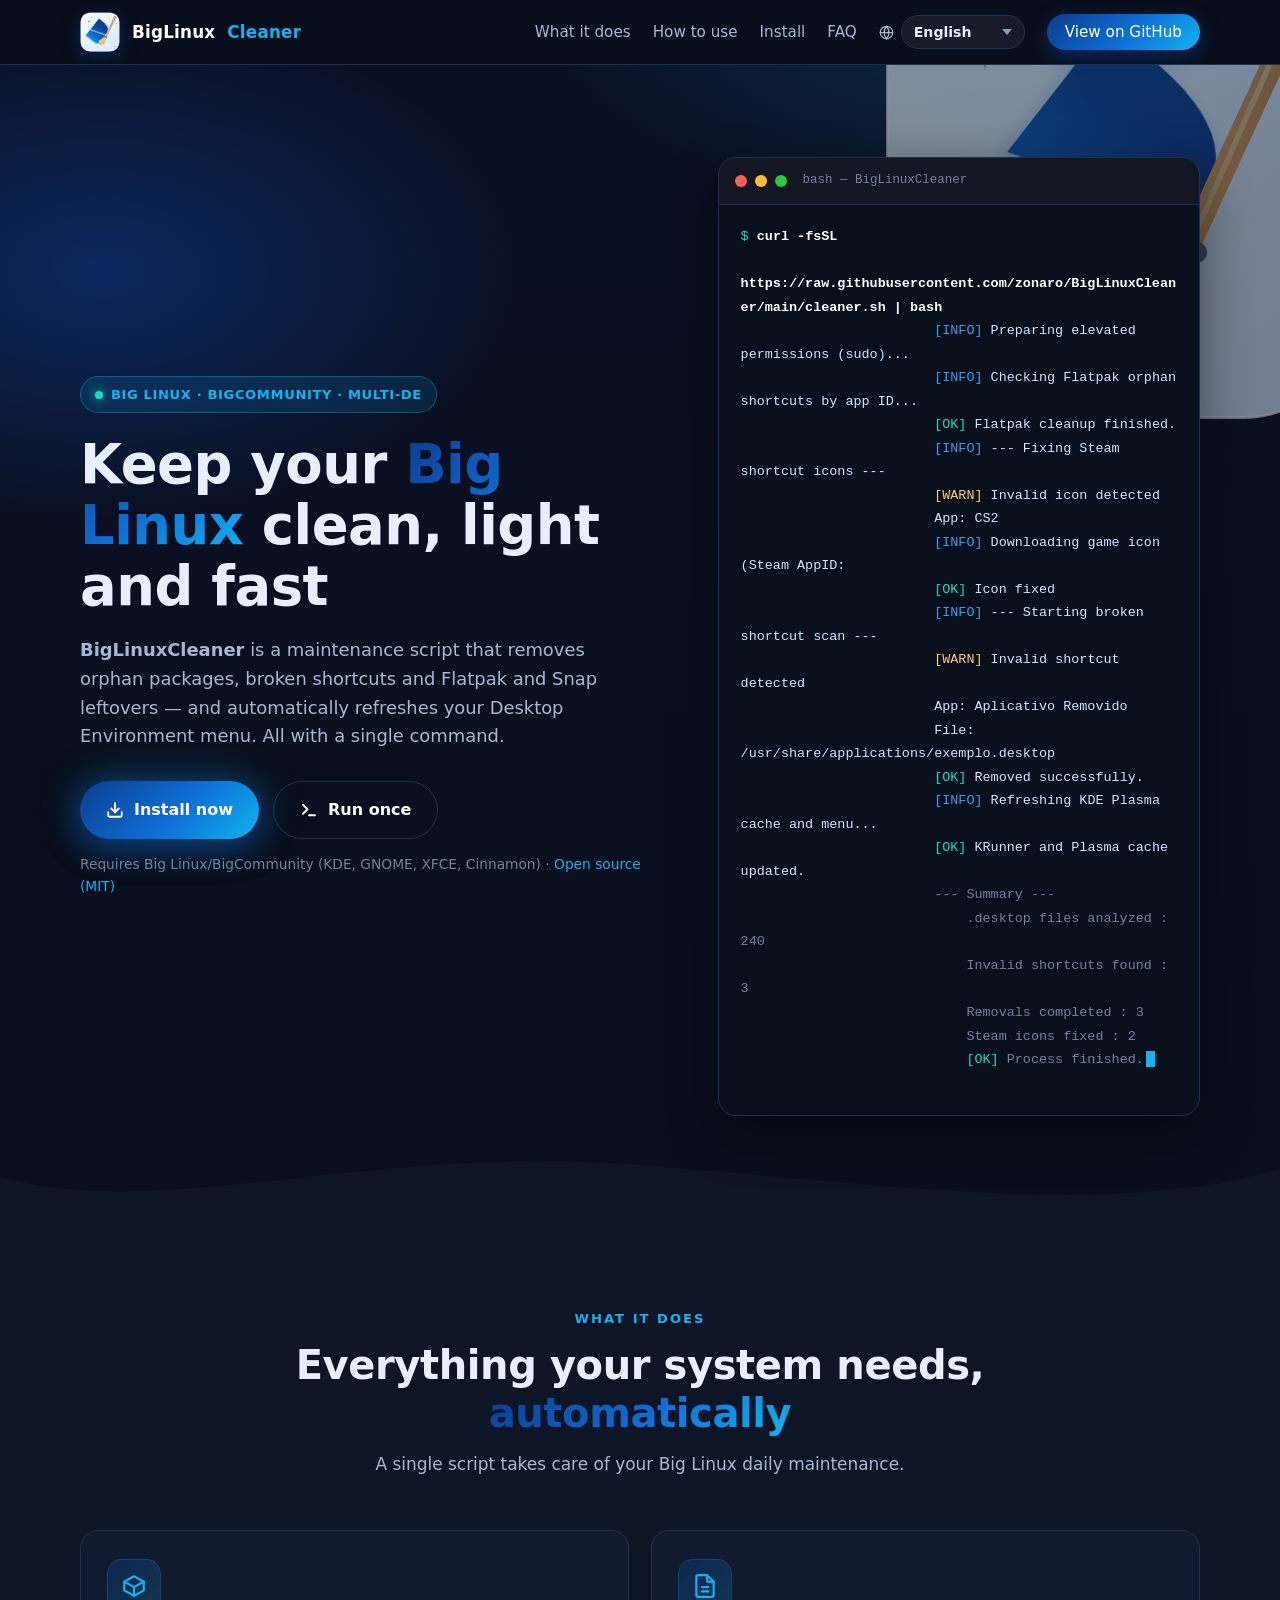
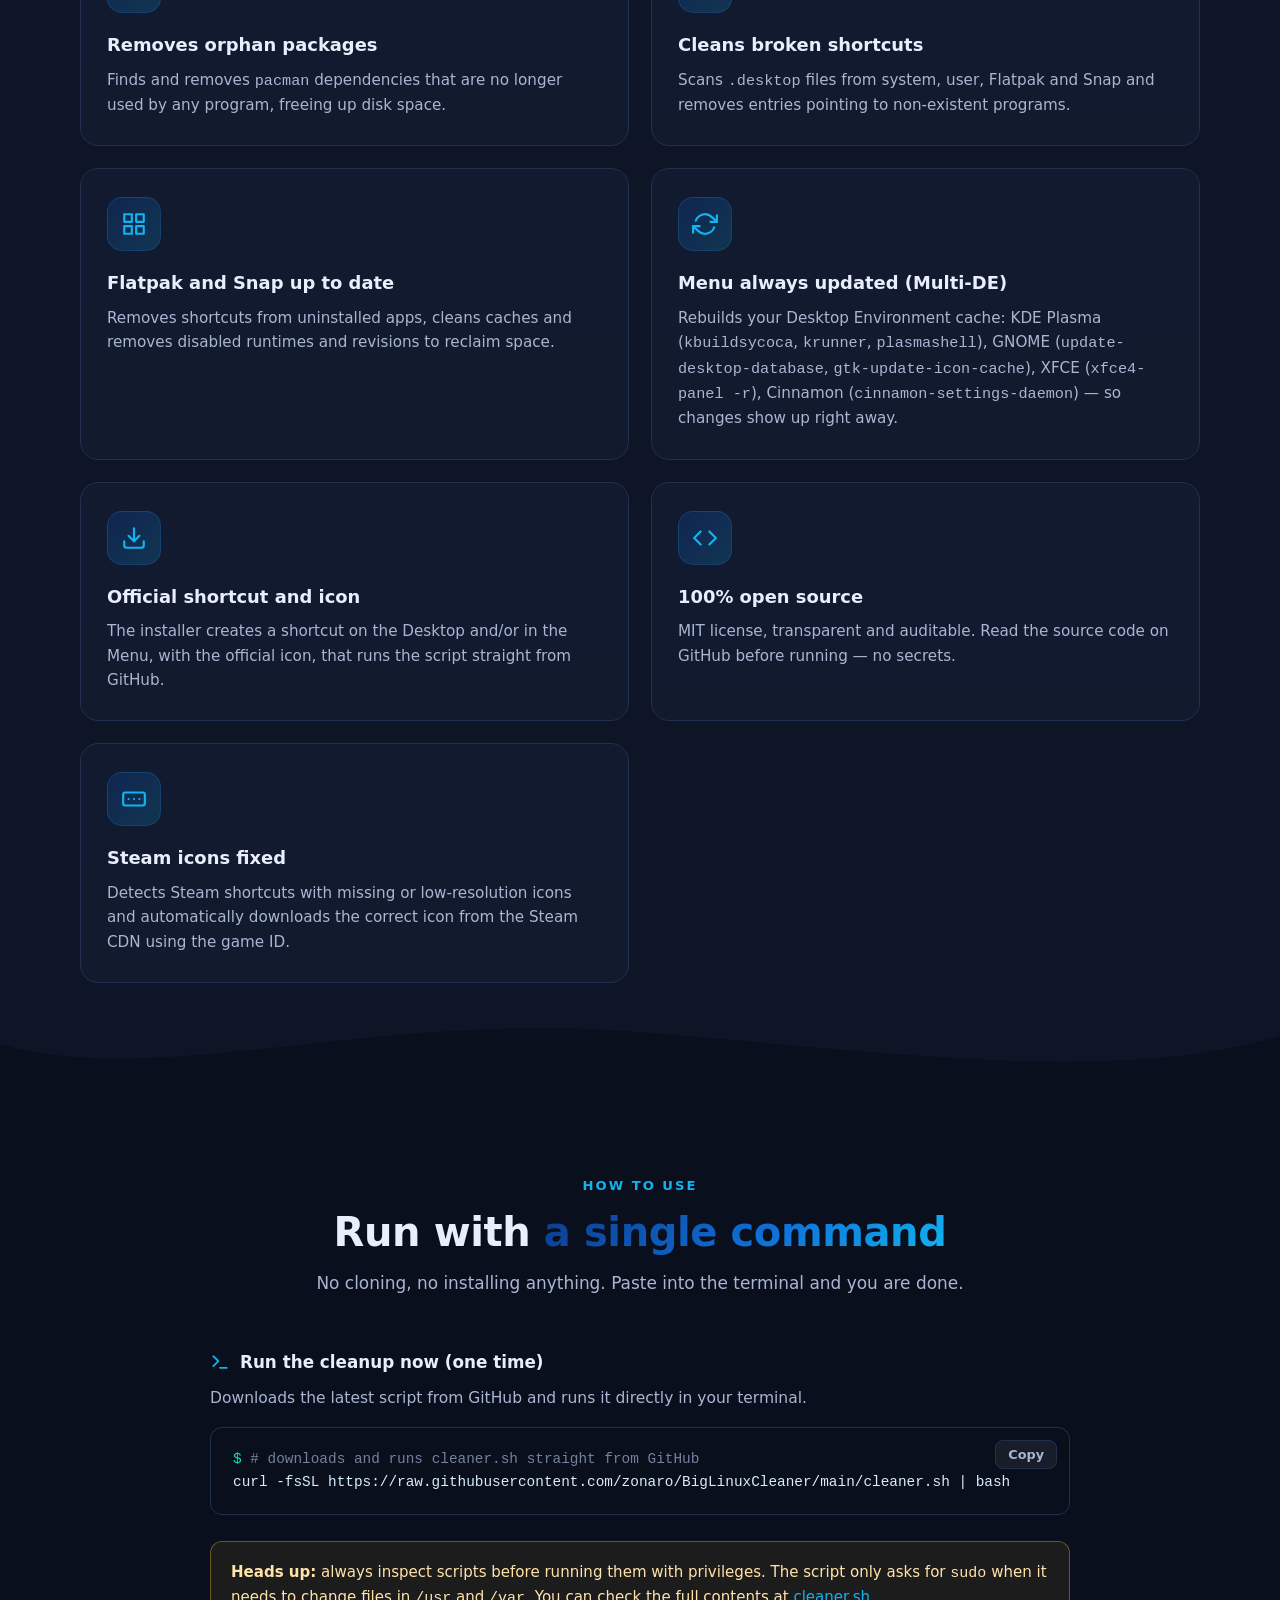
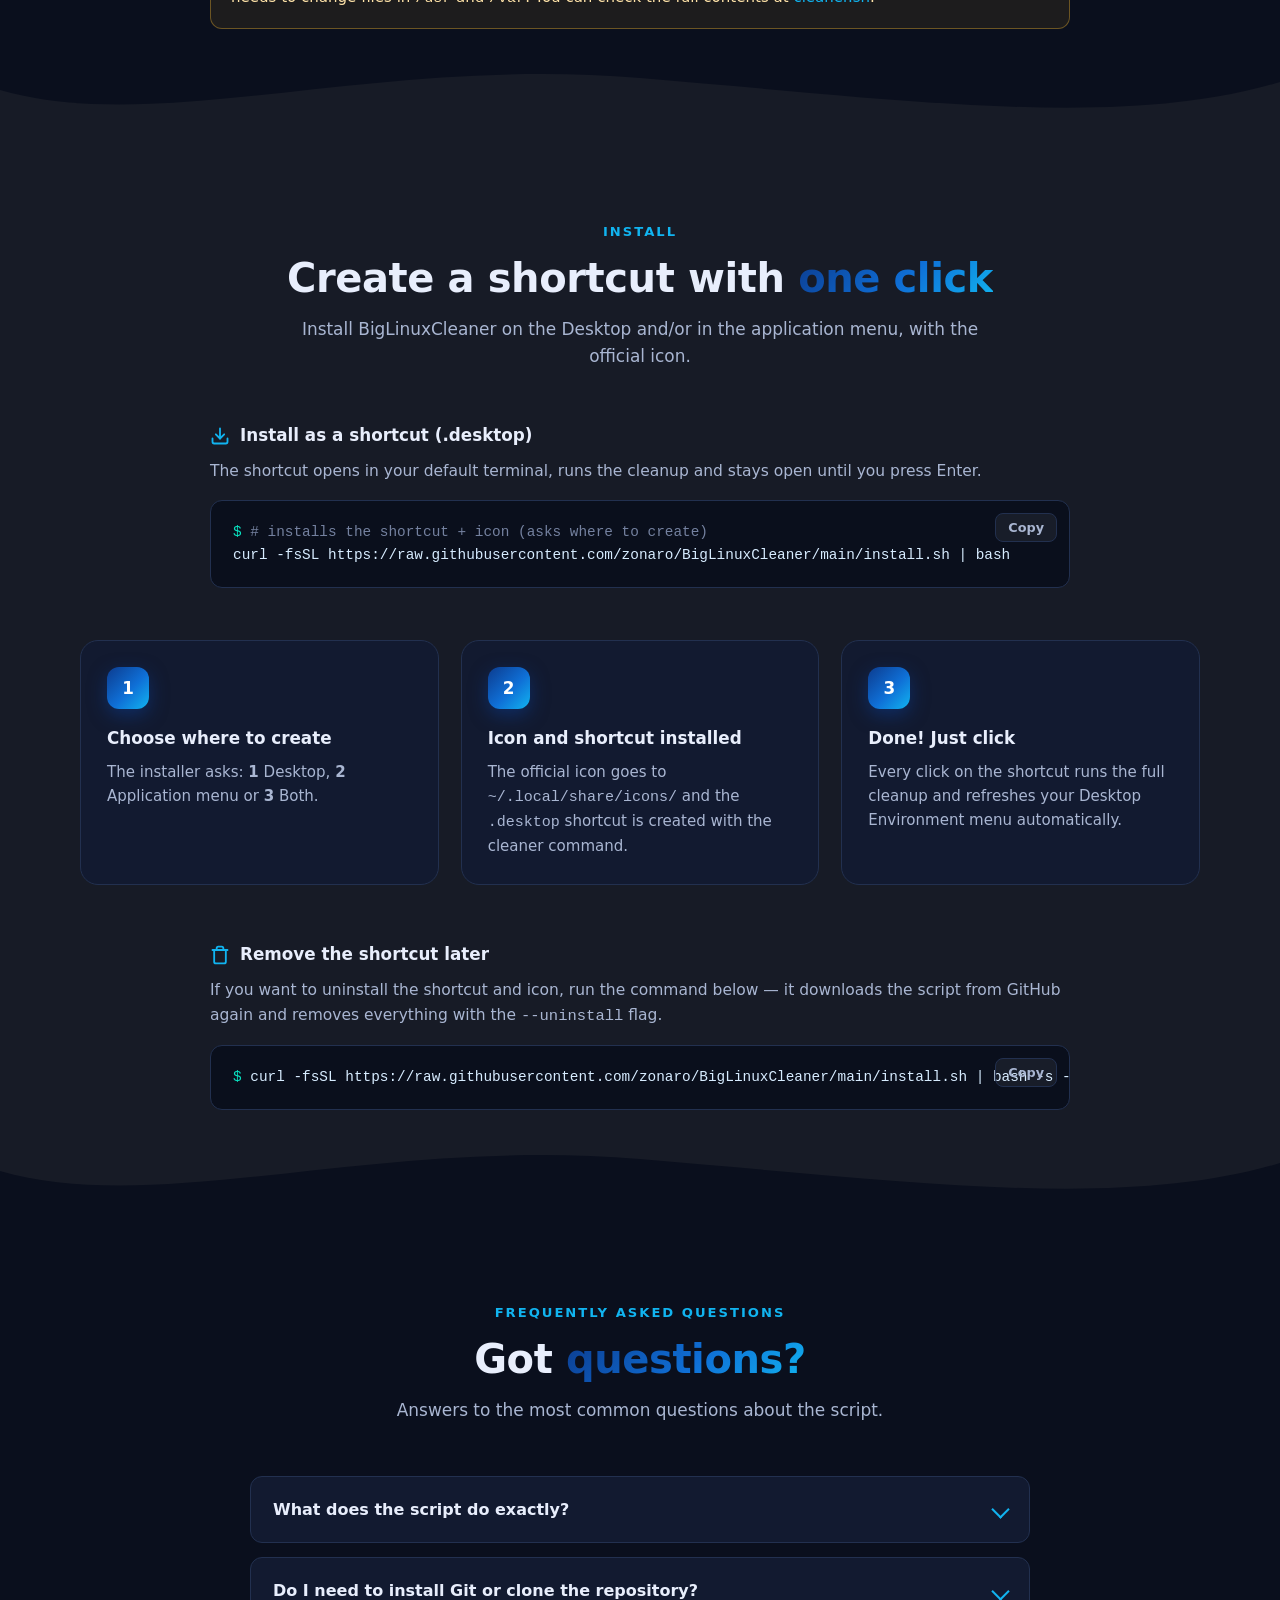
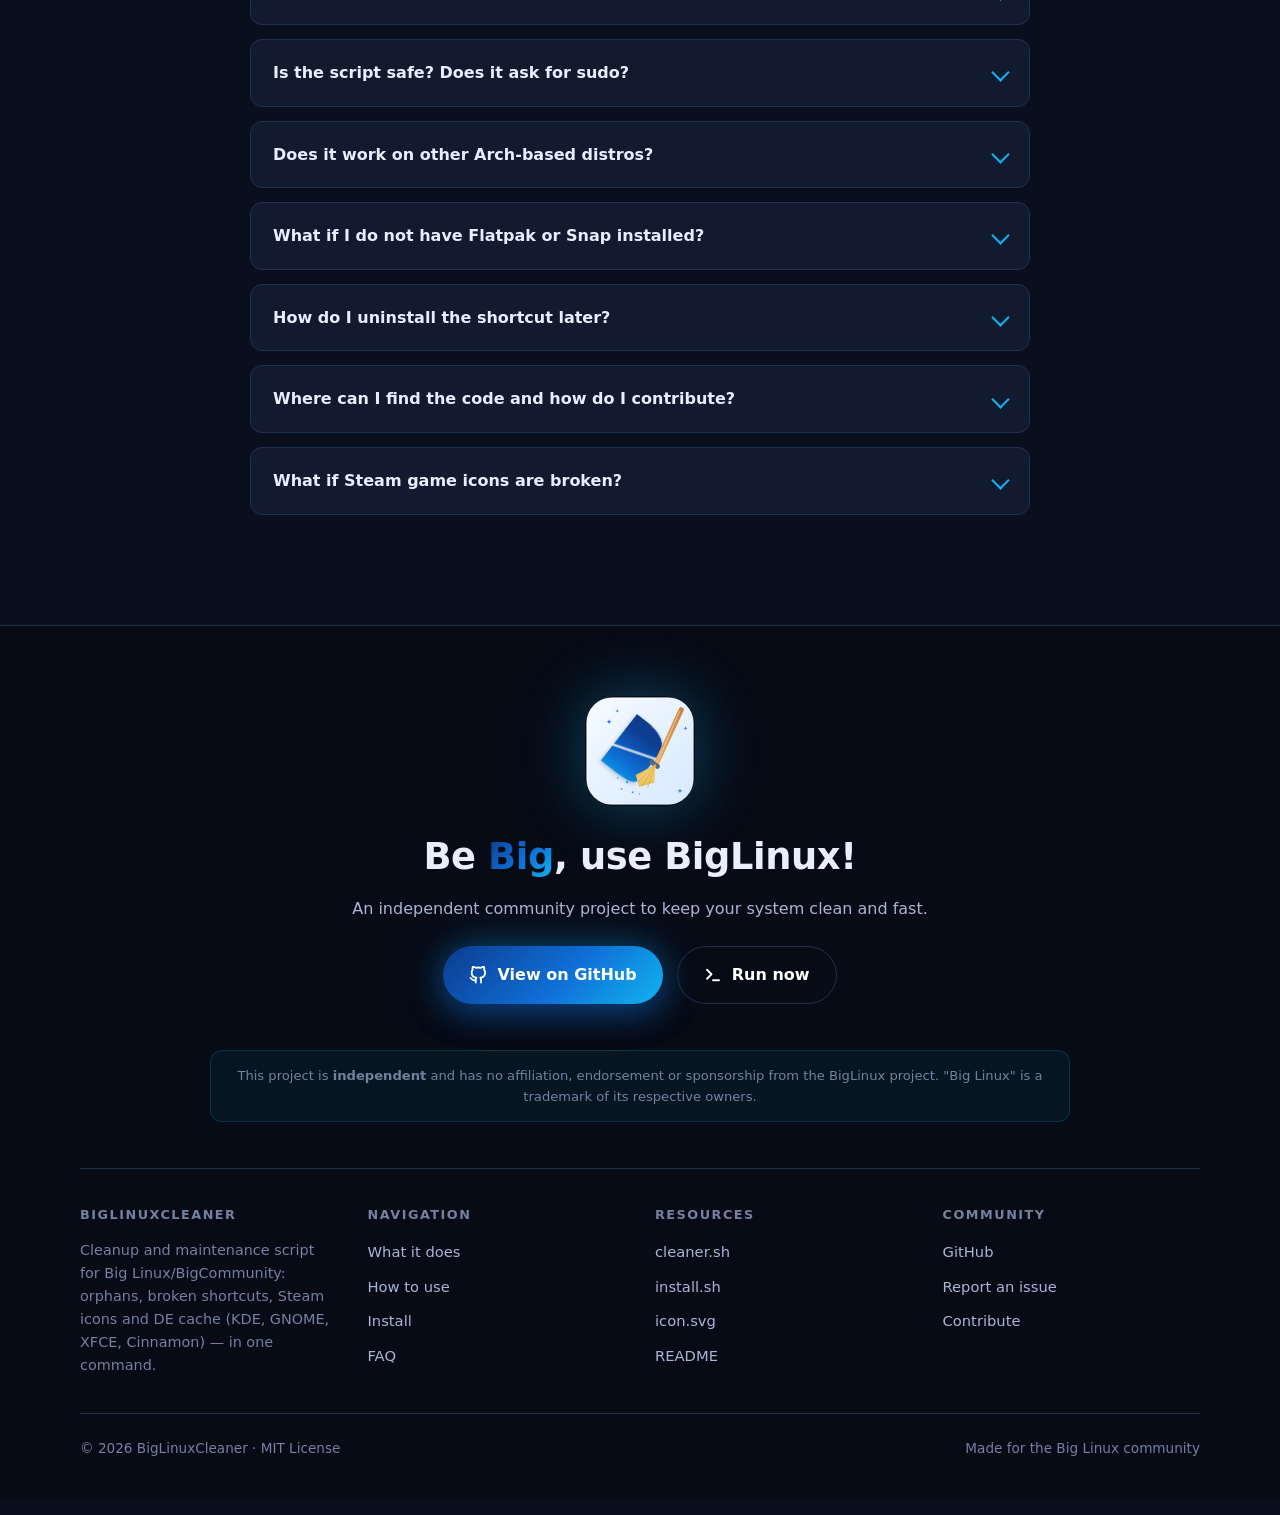
<file: docs/index.html>
<!DOCTYPE html>
<html lang="pt-BR">

<head>
    <meta charset="UTF-8" />
    <meta name="viewport" content="width=device-width, initial-scale=1.0" />
    <title>BigLinuxCleaner — Limpeza e manutenção para o seu Big Linux</title>
    <meta name="description"
        content="Script de manutenção para o Big Linux: remove pacotes órfãos, atalhos quebrados, resíduos do Flatpak e Snap e atualiza o menu do KDE Plasma. Instale em um comando." />
    <meta name="theme-color" content="#0a0f1d" />
    <link rel="icon" type="image/svg+xml" href="img/icon.svg" />
    <link rel="stylesheet" href="css/style.css" />
</head>

<body>

    <!-- ======================= Barra de navegação ======================= -->
    <header class="nav">
        <div class="container nav__inner">
            <a class="nav__brand" href="#topo" aria-label="BigLinuxCleaner — início">
                <img class="nav__logo" src="img/icon.svg" alt="" width="40" height="40" />
                BigLinux<em>Cleaner</em>
            </a>

            <nav aria-label="Navegação principal">
                <ul class="nav__links" id="nav-links">
                    <li><a href="#recursos" data-i18n="nav.recursos">O que faz</a></li>
                    <li><a href="#como-usar" data-i18n="nav.como">Como usar</a></li>
                    <li><a href="#instalacao" data-i18n="nav.instalacao">Instalação</a></li>
                    <li><a href="#faq" data-i18n="nav.faq">FAQ</a></li>
                    <li>
                        <label class="lang__wrap">
                            <svg class="lang__icon" width="15" height="15" viewBox="0 0 24 24" fill="none"
                                stroke="currentColor" stroke-width="2" stroke-linecap="round" stroke-linejoin="round"
                                aria-hidden="true">
                                <circle cx="12" cy="12" r="10" />
                                <line x1="2" y1="12" x2="22" y2="12" />
                                <path
                                    d="M12 2a15.3 15.3 0 0 1 4 10 15.3 15.3 0 0 1-4 10 15.3 15.3 0 0 1-4-10 15.3 15.3 0 0 1 4-10z" />
                            </svg>
                            <span class="sr-only" data-i18n="nav.lang">Idioma / Language</span>
                            <select class="lang__select" id="lang-select" data-i18n-aria-label="nav.lang"
                                aria-label="Idioma / Language">
                                <option value="pt">Português</option>
                                <option value="en">English</option>
                                <option value="es">Español</option>
                            </select>
                        </label>
                    </li>
                    <li><a class="nav__cta" href="https://github.com/zonaro/BigLinuxCleaner" target="_blank"
                            rel="noopener" data-i18n="nav.github">Ver no GitHub</a></li>
                </ul>
            </nav>

            <button class="nav__toggle" aria-label="Abrir menu" aria-expanded="false" aria-controls="nav-links">
                <span></span><span></span><span></span>
            </button>
        </div>
    </header>

    <main id="topo">

        <!-- ============================ Hero ============================ -->
        <section class="hero">
            <img class="hero__glow" src="img/icon.svg" alt="" aria-hidden="true" />
            <div class="container hero__inner">
                <div class="hero__text">
                    <span class="hero__badge reveal" data-i18n="hero.badge">Big Linux · Comunidade</span>
                    <h1 class="reveal" data-i18n="hero.title">Mantenha seu <span class="grad">Big Linux</span> limpo,
                        leve e rápido</h1>
                    <p class="lead reveal" data-i18n="hero.lead">
                        O <strong>BigLinuxCleaner</strong> é um script de manutenção que remove pacotes
                        órfãos, atalhos quebrados e resíduos do Flatpak e Snap — e ainda atualiza o menu
                        do KDE Plasma automaticamente. Tudo com um único comando.
                    </p>
                    <div class="hero__ctas reveal">
                        <a class="btn btn--primary" href="#instalacao">
                            <svg width="18" height="18" viewBox="0 0 24 24" fill="none" stroke="currentColor"
                                stroke-width="2.4" stroke-linecap="round" stroke-linejoin="round" aria-hidden="true">
                                <path d="M21 15v4a2 2 0 0 1-2 2H5a2 2 0 0 1-2-2v-4" />
                                <polyline points="7 10 12 15 17 10" />
                                <line x1="12" y1="15" x2="12" y2="3" />
                            </svg>
                            <span data-i18n="hero.cta1">Instalar agora</span>
                        </a>
                        <a class="btn btn--ghost" href="#como-usar">
                            <svg width="18" height="18" viewBox="0 0 24 24" fill="none" stroke="currentColor"
                                stroke-width="2.4" stroke-linecap="round" stroke-linejoin="round" aria-hidden="true">
                                <polyline points="4 17 10 11 4 5" />
                                <line x1="12" y1="19" x2="20" y2="19" />
                            </svg>
                            <span data-i18n="hero.cta2">Executar uma vez</span>
                        </a>
                    </div>
                    <p class="hero__note reveal">
                        <span data-i18n="hero.note">Requer Big Linux ou Arch + KDE Plasma ·</span>
                        <a href="https://github.com/zonaro/BigLinuxCleaner" target="_blank" rel="noopener"
                            data-i18n="hero.opensource">Código aberto (MIT)</a>
                    </p>
                </div>

                <div class="term reveal" role="img" aria-label="Exemplo de execução do script no terminal">
                    <div class="term__bar">
                        <span class="term__dot term__dot--r"></span>
                        <span class="term__dot term__dot--y"></span>
                        <span class="term__dot term__dot--g"></span>
                        <span class="term__title" data-i18n="hero.term">bash — BigLinuxCleaner</span>
                    </div>
                    <div class="term__body"><span class="pr">$</span> <span class="cmd">curl -fsSL
                            https://raw.githubusercontent.com/zonaro/BigLinuxCleaner/main/cleaner.sh | bash</span>
                        <span class="info">[INFO]</span> <span data-i18n="term.info1">Preparando permissões elevadas
                            (sudo)...</span>
                        <span class="info">[INFO]</span> <span data-i18n="term.info2">Verificando atalhos órfãos do
                            Flatpak por app ID...</span>
                        <span class="ok">[OK]</span> <span data-i18n="term.ok1">Limpeza do Flatpak concluída.</span>
                        <span class="info">[INFO]</span> <span data-i18n="term.steam_info">--- Corrigindo ícones de
                            atalhos da
                            Steam ---</span>
                        <span class="warn">[WARN]</span> <span data-i18n="term.steam_warn">Ícone inválido
                            detectado</span>
                        <span data-i18n="term.app">App:</span> CS2
                        <span class="info">[INFO]</span> <span data-i18n="term.steam_dl">Baixando ícone do jogo (Steam
                            AppID:
                            730)...</span>
                        <span class="ok">[OK]</span> <span data-i18n="term.steam_ok">Ícone corrigido: cs2 →
                            ~/.local/share/icons/steam-games/730.png</span>
                        <span class="info">[INFO]</span> <span data-i18n="term.info3">--- Iniciando varredura de atalhos
                            quebrados ---</span>
                        <span class="warn">[WARN]</span> <span data-i18n="term.warn1">Atalho inválido detectado</span>
                        <span data-i18n="term.app">App:</span> Aplicativo Removido
                        <span data-i18n="term.arquivo">Arquivo:</span> /usr/share/applications/exemplo.desktop
                        <span class="ok">[OK]</span> <span data-i18n="term.ok2">Removido com sucesso.</span>
                        <span class="info">[INFO]</span> <span data-i18n="term.info4">Atualizando cache e menu do KDE
                            Plasma...</span>
                        <span class="ok">[OK]</span> <span data-i18n="term.ok3">KRunner e cache do Plasma
                            atualizados.</span>
                        <span class="dim"><span data-i18n="term.resumo">--- Resumo ---</span>
                            <span data-i18n="term.analisados">Arquivos .desktop analisados</span> : 240
                            <span data-i18n="term.invalidos">Atalhos inválidos encontrados</span> : 3
                            <span data-i18n="term.remocoes">Remoções concluídas</span> : 3
                            <span data-i18n="term.steam_fix">Ícones Steam corrigidos</span> : 2
                            <span class="ok">[OK]</span> <span data-i18n="term.fim">Processo
                                finalizado.</span></span><span class="term__cursor"></span>
                    </div>
                </div>
            </div>

            <div class="divider">
                <svg viewBox="0 0 1440 70" preserveAspectRatio="none" xmlns="http://www.w3.org/2000/svg"
                    aria-hidden="true">
                    <path d="M0,34 C180,80 420,0 720,22 C1020,44 1260,74 1440,26 L1440,70 L0,70 Z" fill="#0e1526" />
                </svg>
            </div>
        </section>

        <!-- ======================= O que faz ======================= -->
        <section id="recursos" class="section section--alt">
            <div class="container">
                <div class="section__head reveal">
                    <p class="section__kicker" data-i18n="recursos.kicker">O que faz</p>
                    <h2 data-i18n="recursos.title">Tudo que seu sistema precisa, <span
                            class="grad">automaticamente</span></h2>
                    <p class="section__sub" data-i18n="recursos.sub">Um único script cuida da manutenção diária do seu
                        Big Linux.</p>
                </div>

                <div class="grid">
                    <article class="card reveal">
                        <div class="card__icon">
                            <svg width="26" height="26" viewBox="0 0 24 24" fill="none" stroke="currentColor"
                                stroke-width="2" stroke-linecap="round" stroke-linejoin="round" aria-hidden="true">
                                <path d="M21 8l-9-5-9 5v8l9 5 9-5z" />
                                <path d="M3 8l9 5 9-5" />
                                <path d="M12 13v8" />
                            </svg>
                        </div>
                        <h3 data-i18n="f1.title">Remove pacotes órfãos</h3>
                        <p data-i18n="f1.desc">Encontra e remove dependências do <code>pacman</code> que não são mais
                            usadas por nenhum programa, liberando espaço em disco.</p>
                    </article>

                    <article class="card reveal">
                        <div class="card__icon">
                            <svg width="26" height="26" viewBox="0 0 24 24" fill="none" stroke="currentColor"
                                stroke-width="2" stroke-linecap="round" stroke-linejoin="round" aria-hidden="true">
                                <path d="M14 2H6a2 2 0 0 0-2 2v16a2 2 0 0 0 2 2h12a2 2 0 0 0 2-2V8z" />
                                <path d="M14 2v6h6" />
                                <path d="M9 13h6" />
                                <path d="M9 17h6" />
                            </svg>
                        </div>
                        <h3 data-i18n="f2.title">Limpa atalhos quebrados</h3>
                        <p data-i18n="f2.desc">Varre os arquivos <code>.desktop</code> do sistema, do usuário, do
                            Flatpak e do Snap e remove entradas que apontam para programas inexistentes.</p>
                    </article>

                    <article class="card reveal">
                        <div class="card__icon">
                            <svg width="26" height="26" viewBox="0 0 24 24" fill="none" stroke="currentColor"
                                stroke-width="2" stroke-linecap="round" stroke-linejoin="round" aria-hidden="true">
                                <rect x="3" y="3" width="7" height="7" />
                                <rect x="14" y="3" width="7" height="7" />
                                <rect x="14" y="14" width="7" height="7" />
                                <rect x="3" y="14" width="7" height="7" />
                            </svg>
                        </div>
                        <h3 data-i18n="f3.title">Flatpak e Snap em dia</h3>
                        <p data-i18n="f3.desc">Remove atalhos de apps desinstalados, limpa caches, elimina runtimes e
                            revisões desabilitadas para recuperar espaço.</p>
                    </article>

                    <article class="card reveal">
                        <div class="card__icon">
                            <svg width="26" height="26" viewBox="0 0 24 24" fill="none" stroke="currentColor"
                                stroke-width="2" stroke-linecap="round" stroke-linejoin="round" aria-hidden="true">
                                <path d="M23 4v6h-6" />
                                <path d="M1 20v-6h6" />
                                <path d="M3.51 9a9 9 0 0 1 14.85-3.36L23 10M1 14l4.64 4.36A9 9 0 0 0 20.49 15" />
                            </svg>
                        </div>
                        <h3 data-i18n="f4.title">Menu KDE sempre atualizado</h3>
                        <p data-i18n="f4.desc">Reconstrói o cache do KDE Plasma (<code>kbuildsycoca</code>,
                            <code>krunner</code> e <code>plasmashell</code>) para que as mudanças apareçam na hora.
                        </p>
                    </article>

                    <article class="card reveal">
                        <div class="card__icon">
                            <svg width="26" height="26" viewBox="0 0 24 24" fill="none" stroke="currentColor"
                                stroke-width="2" stroke-linecap="round" stroke-linejoin="round" aria-hidden="true">
                                <path d="M21 15v4a2 2 0 0 1-2 2H5a2 2 0 0 1-2-2v-4" />
                                <polyline points="7 10 12 15 17 10" />
                                <line x1="12" y1="15" x2="12" y2="3" />
                            </svg>
                        </div>
                        <h3 data-i18n="f5.title">Atalho e ícone oficiais</h3>
                        <p data-i18n="f5.desc">O instalador cria um atalho na Área de trabalho e/ou no Menu, com o ícone
                            oficial, que roda o script direto do GitHub.</p>
                    </article>

                    <article class="card reveal">
                        <div class="card__icon">
                            <svg width="26" height="26" viewBox="0 0 24 24" fill="none" stroke="currentColor"
                                stroke-width="2" stroke-linecap="round" stroke-linejoin="round" aria-hidden="true">
                                <polyline points="16 18 22 12 16 6" />
                                <polyline points="8 6 2 12 8 18" />
                            </svg>
                        </div>
                        <h3 data-i18n="f6.title">100% código aberto</h3>
                        <p data-i18n="f6.desc">Licença MIT, transparente e auditável. Leia o código-fonte no GitHub
                            antes de executar — sem segredos.</p>
                    </article>

                    <article class="card reveal">
                        <div class="card__icon">
                            <svg width="26" height="26" viewBox="0 0 24 24" fill="none" stroke="currentColor"
                                stroke-width="2" stroke-linecap="round" stroke-linejoin="round" aria-hidden="true">
                                <rect x="2" y="6" width="20" height="12" rx="2" />
                                <path d="M12 12h.01" />
                                <path d="M17 12h.01" />
                                <path d="M7 12h.01" />
                            </svg>
                        </div>
                        <h3 data-i18n="f7.title">Ícones da Steam corrigidos</h3>
                        <p data-i18n="f7.desc">Detecta atalhos da Steam com ícones faltando ou de baixa resolução e
                            baixa o ícone correto automaticamente a partir do ID do jogo na CDN da Steam.</p>
                    </article>
                </div>
            </div>

            <div class="divider">
                <svg viewBox="0 0 1440 70" preserveAspectRatio="none" xmlns="http://www.w3.org/2000/svg"
                    aria-hidden="true">
                    <path d="M0,34 C180,80 420,0 720,22 C1020,44 1260,74 1440,26 L1440,70 L0,70 Z" fill="#0a0f1d" />
                </svg>
            </div>
        </section>

        <!-- ======================= Como usar ======================= -->
        <section id="como-usar" class="section">
            <div class="container">
                <div class="section__head reveal">
                    <p class="section__kicker" data-i18n="como.kicker">Como usar</p>
                    <h2 data-i18n="como.title">Execute em <span class="grad">um único comando</span></h2>
                    <p class="section__sub" data-i18n="como.sub">Sem clonar repositório, sem instalar nada. Cole no
                        terminal e pronto.</p>
                </div>

                <div class="cmd-block reveal">
                    <div class="cmd-block__title">
                        <svg width="20" height="20" viewBox="0 0 24 24" fill="none" stroke="currentColor"
                            stroke-width="2.2" stroke-linecap="round" stroke-linejoin="round" aria-hidden="true">
                            <polyline points="4 17 10 11 4 5" />
                            <line x1="12" y1="19" x2="20" y2="19" />
                        </svg>
                        <span data-i18n="como.cmd1.t">Rodar a limpeza agora (uma vez)</span>
                    </div>
                    <p class="cmd-block__desc" data-i18n="como.cmd1.desc">Baixa o script mais recente do GitHub e
                        executa direto no seu terminal.</p>
                    <div class="code">
                        <pre><span class="p">$</span> <span class="c" data-i18n="como.cmd1.coment"># baixa e executa o cleaner.sh direto do GitHub</span>
curl -fsSL https://raw.githubusercontent.com/zonaro/BigLinuxCleaner/main/cleaner.sh | bash</pre>
                        <button class="copy" type="button"
                            data-code="curl -fsSL https://raw.githubusercontent.com/zonaro/BigLinuxCleaner/main/cleaner.sh | bash"
                            data-i18n="botao.copiar">Copiar</button>
                    </div>
                </div>

                <div class="alert reveal" data-i18n="como.alert">
                    <svg width="22" height="22" viewBox="0 0 24 24" fill="none" stroke="currentColor" stroke-width="2"
                        stroke-linecap="round" stroke-linejoin="round" aria-hidden="true">
                        <path
                            d="M10.29 3.86L1.82 18a2 2 0 0 0 1.71 3h16.94a2 2 0 0 0 1.71-3L13.71 3.86a2 2 0 0 0-3.42 0z" />
                        <line x1="12" y1="9" x2="12" y2="13" />
                        <line x1="12" y1="17" x2="12.01" y2="17" />
                    </svg>
                    <span><strong>Atenção:</strong> sempre inspecione scripts antes de executá-los com privilégios. O
                        script pede <code>sudo</code> apenas quando precisa alterar arquivos em <code>/usr</code> e
                        <code>/var</code>. Você pode conferir o conteúdo completo em <a
                            href="https://github.com/zonaro/BigLinuxCleaner/blob/main/cleaner.sh" target="_blank"
                            rel="noopener">cleaner.sh</a>.</span>
                </div>
            </div>

            <div class="divider">
                <svg viewBox="0 0 1440 70" preserveAspectRatio="none" xmlns="http://www.w3.org/2000/svg"
                    aria-hidden="true">
                    <path d="M0,34 C180,80 420,0 720,22 C1020,44 1260,74 1440,26 L1440,70 L0,70 Z" fill="#171b26" />
                </svg>
            </div>
        </section>

        <!-- ======================= Instalação ======================= -->
        <section id="instalacao" class="section section--card">
            <div class="container">
                <div class="section__head reveal">
                    <p class="section__kicker" data-i18n="inst.kicker">Instalação</p>
                    <h2 data-i18n="inst.title">Crie um atalho com <span class="grad">um clique</span></h2>
                    <p class="section__sub" data-i18n="inst.sub">Instale o BigLinuxCleaner na Área de trabalho e/ou no
                        Menu de aplicativos, com o ícone oficial.</p>
                </div>

                <div class="cmd-block reveal">
                    <div class="cmd-block__title">
                        <svg width="20" height="20" viewBox="0 0 24 24" fill="none" stroke="currentColor"
                            stroke-width="2.2" stroke-linecap="round" stroke-linejoin="round" aria-hidden="true">
                            <path d="M21 15v4a2 2 0 0 1-2 2H5a2 2 0 0 1-2-2v-4" />
                            <polyline points="7 10 12 15 17 10" />
                            <line x1="12" y1="15" x2="12" y2="3" />
                        </svg>
                        <span data-i18n="inst.cmd1.t">Instalar como atalho (.desktop)</span>
                    </div>
                    <p class="cmd-block__desc" data-i18n="inst.cmd1.desc">O atalho abre no terminal, roda a limpeza e
                        permanece aberto até você pressionar Enter.</p>
                    <div class="code">
                        <pre><span class="p">$</span> <span class="c" data-i18n="inst.cmd1.coment"># instala o atalho + ícone (pergunta onde criar)</span>
curl -fsSL https://raw.githubusercontent.com/zonaro/BigLinuxCleaner/main/install.sh | bash</pre>
                        <button class="copy" type="button"
                            data-code="curl -fsSL https://raw.githubusercontent.com/zonaro/BigLinuxCleaner/main/install.sh | bash"
                            data-i18n="botao.copiar">Copiar</button>
                    </div>
                </div>

                <div class="steps reveal" style="margin-top:52px;">
                    <div class="step">
                        <div class="step__num"></div>
                        <h3 data-i18n="s1.title">Escolha onde criar</h3>
                        <p data-i18n="s1.desc">O instalador pergunta: <strong>1</strong> Área de trabalho,
                            <strong>2</strong> Menu de aplicativos ou <strong>3</strong> Ambos.
                        </p>
                    </div>
                    <div class="step">
                        <div class="step__num"></div>
                        <h3 data-i18n="s2.title">Ícone e atalho instalados</h3>
                        <p data-i18n="s2.desc">O ícone oficial vai para <code>~/.local/share/icons/</code> e o atalho
                            <code>.desktop</code> é criado com o comando do cleaner.
                        </p>
                    </div>
                    <div class="step">
                        <div class="step__num"></div>
                        <h3 data-i18n="s3.title">Pronto! É só clicar</h3>
                        <p data-i18n="s3.desc">Cada clique no atalho executa a limpeza completa e atualiza o menu do KDE
                            Plasma automaticamente.</p>
                    </div>
                </div>

                <div class="cmd-block reveal" style="margin-top:56px;">
                    <div class="cmd-block__title">
                        <svg width="20" height="20" viewBox="0 0 24 24" fill="none" stroke="currentColor"
                            stroke-width="2.2" stroke-linecap="round" stroke-linejoin="round" aria-hidden="true">
                            <polyline points="3 6 5 6 21 6" />
                            <path d="M19 6v14a2 2 0 0 1-2 2H7a2 2 0 0 1-2-2V6m3 0V4a2 2 0 0 1 2-2h4a2 2 0 0 1 2 2v2" />
                        </svg>
                        <span data-i18n="inst.cmd2.t">Remover o atalho depois</span>
                    </div>
                    <p class="cmd-block__desc" data-i18n="inst.cmd2.desc">Se quiser desinstalar o atalho e o ícone, use
                        a flag <code>--uninstall</code>.</p>
                    <div class="code">
                        <pre><span class="p">$</span> curl -fsSL https://raw.githubusercontent.com/zonaro/BigLinuxCleaner/main/install.sh | bash -s -- --uninstall</pre>
                        <button class="copy" type="button"
                            data-code="curl -fsSL https://raw.githubusercontent.com/zonaro/BigLinuxCleaner/main/install.sh | bash -s -- --uninstall"
                            data-i18n="botao.copiar">Copiar</button>
                    </div>
                </div>
            </div>

            <div class="divider">
                <svg viewBox="0 0 1440 70" preserveAspectRatio="none" xmlns="http://www.w3.org/2000/svg"
                    aria-hidden="true">
                    <path d="M0,34 C180,80 420,0 720,22 C1020,44 1260,74 1440,26 L1440,70 L0,70 Z" fill="#0a0f1d" />
                </svg>
            </div>
        </section>

        <!-- ============================ FAQ ============================ -->
        <section id="faq" class="section">
            <div class="container">
                <div class="section__head reveal">
                    <p class="section__kicker" data-i18n="faq.kicker">Perguntas frequentes</p>
                    <h2 data-i18n="faq.title">Ficou com <span class="grad">dúvidas?</span></h2>
                    <p class="section__sub" data-i18n="faq.sub">As respostas para as perguntas mais comuns sobre o
                        script.</p>
                </div>

                <div class="faq reveal">
                    <details class="faq__item">
                        <summary data-i18n="faq.1.q">O que o script faz exatamente?</summary>
                        <div class="faq__body" data-i18n="faq.1.a">
                            O <code>cleaner.sh</code> executa cinco tarefas: remove pacotes órfãos do
                            <code>pacman</code>;
                            varre e remove atalhos <code>.desktop</code> quebrados (sistema, usuário, Flatpak e Snap);
                            remove atalhos de apps Flatpak/Snap desinstalados; limpa caches e resíduos do Flatpak e
                            Snap;
                            e atualiza o menu e o cache do KDE Plasma (<code>kbuildsycoca</code>, <code>krunner</code>,
                            <code>plasmashell</code>).
                        </div>
                    </details>

                    <details class="faq__item">
                        <summary data-i18n="faq.2.q">Preciso instalar o Git ou clonar o repositório?</summary>
                        <div class="faq__body" data-i18n="faq.2.a">
                            Não. O script roda direto do GitHub via <code>curl</code>, sem clonar nada. O único
                            pré-requisito
                            é ter o <code>curl</code> instalado (presente no Big Linux por padrão).
                        </div>
                    </details>

                    <details class="faq__item">
                        <summary data-i18n="faq.3.q">O script é seguro? Ele pede sudo?</summary>
                        <div class="faq__body" data-i18n="faq.3.a">
                            O código é aberto (MIT) e pode ser inspecionado no GitHub antes de rodar. Ele solicita
                            <code>sudo</code> apenas quando precisa alterar arquivos em <code>/usr</code> e
                            <code>/var</code>
                            (por exemplo, atalhos de sistema e cache global). Recomendamos sempre revisar scripts antes
                            de executá-los
                            com privilégios.
                        </div>
                    </details>

                    <details class="faq__item">
                        <summary data-i18n="faq.4.q">Funciona em outras distros baseadas em Arch?</summary>
                        <div class="faq__body" data-i18n="faq.4.a">
                            Sim. O script foi criado para o Big Linux, mas funciona em qualquer distro baseada em Arch
                            que use <code>pacman</code> e KDE Plasma. Se a ferramenta não existir (Flatpak, Snap etc.),
                            essa parte é ignorada sem erro.
                        </div>
                    </details>

                    <details class="faq__item">
                        <summary data-i18n="faq.5.q">E se eu não tiver Flatpak ou Snap instalados?</summary>
                        <div class="faq__body" data-i18n="faq.5.a">
                            Sem problema. O script detecta a ausência dessas ferramentas e pula as etapas
                            correspondentes, exibindo um aviso <code>[WARN]</code> — nada é quebrado.
                        </div>
                    </details>

                    <details class="faq__item">
                        <summary data-i18n="faq.6.q">Como desinstalo o atalho depois?</summary>
                        <div class="faq__body" data-i18n="faq.6.a">
                            Execute o comando
                            <code>curl -fsSL https://raw.githubusercontent.com/zonaro/BigLinuxCleaner/main/install.sh | bash -s -- --uninstall</code>
                            (ou baixe o <code>install.sh</code> e rode <code>./install.sh --uninstall</code>). Ele
                            remove o atalho
                            <code>.desktop</code> e o ícone instalado, tanto do Menu quanto da Área de trabalho.
                        </div>
                    </details>

                    <details class="faq__item">
                        <summary data-i18n="faq.7.q">Onde encontro o código e como contribuo?</summary>
                        <div class="faq__body" data-i18n="faq.7.a">
                            Tudo está no repositório <a href="https://github.com/zonaro/BigLinuxCleaner" target="_blank"
                                rel="noopener">zonaro/BigLinuxCleaner</a>.
                            Issues, sugestões e pull requests são muito bem-vindos!
                        </div>
                    </details>

                    <details class="faq__item">
                        <summary data-i18n="faq.8.q">E se os ícones dos jogos da Steam estiverem quebrados?</summary>
                        <div class="faq__body" data-i18n="faq.8.a">
                            O script detecta atalhos da Steam com ícones inválidos (arquivo inexistente, vazio ou com
                            resolução insuficiente), extrai o ID do jogo da URL <code>steam://rungameid/{id}</code> e
                            baixa o ícone correto automaticamente da CDN da Steam. Os ícones são instalados no tema
                            hicolor como <code>steam_icon_{id}</code> e os atalhos são atualizados.
                        </div>
                    </details>
                </div>
            </div>
        </section>
    </main>

    <!-- ============================ Rodapé ============================ -->
    <footer class="footer">
        <div class="container">
            <div class="footer__cta reveal">
                <img class="logo-big" src="img/icon.svg" alt="" width="110" height="110" />
                <h2 data-i18n="footer.tagline">Seja <span class="grad">Big</span>, use o BigLinux!</h2>
                <p data-i18n="footer.sub">Um projeto independente da comunidade para manter o seu sistema limpo e
                    rápido.</p>
                <div class="hero__ctas" style="justify-content:center;">
                    <a class="btn btn--primary" href="https://github.com/zonaro/BigLinuxCleaner" target="_blank"
                        rel="noopener">
                        <svg width="18" height="18" viewBox="0 0 24 24" fill="none" stroke="currentColor"
                            stroke-width="2.4" stroke-linecap="round" stroke-linejoin="round" aria-hidden="true">
                            <path
                                d="M9 19c-5 1.5-5-2.5-7-3m14 6v-3.87a3.37 3.37 0 0 0-.94-2.61c3.14-.35 6.44-1.54 6.44-7A5.44 5.44 0 0 0 20 4.77 5.07 5.07 0 0 0 19.91 1S18.73.65 16 2.48a13.38 13.38 0 0 0-7 0C6.27.65 5.09 1 5.09 1A5.07 5.07 0 0 0 5 4.77a5.44 5.44 0 0 0-1.5 3.78c0 5.42 3.3 6.61 6.44 7A3.37 3.37 0 0 0 9 18.13V22" />
                        </svg>
                        <span data-i18n="footer.github">Ver no GitHub</span>
                    </a>
                    <a class="btn btn--ghost" href="#como-usar">
                        <svg width="18" height="18" viewBox="0 0 24 24" fill="none" stroke="currentColor"
                            stroke-width="2.4" stroke-linecap="round" stroke-linejoin="round" aria-hidden="true">
                            <polyline points="4 17 10 11 4 5" />
                            <line x1="12" y1="19" x2="20" y2="19" />
                        </svg>
                        <span data-i18n="footer.executar">Executar agora</span>
                    </a>
                </div>
            </div>

            <div class="footer__disclaimer reveal" data-i18n="footer.disclaimer">
                Este projeto é <strong>independente</strong> e não possui afiliação, endosso ou patrocínio do projeto
                BigLinux. “Big Linux” é uma marca de seus respectivos proprietários.
            </div>

            <div class="footer__cols">
                <div>
                    <h4>BigLinuxCleaner</h4>
                    <p class="footer__brand" data-i18n="footer.col1.p">
                        Script de limpeza e manutenção para o Big Linux: órfãos, atalhos quebrados, ícones da Steam e
                        cache do KDE — em um comando.
                    </p>
                </div>
                <div>
                    <h4 data-i18n="footer.col2.h">Navegação</h4>
                    <ul>
                        <li><a href="#recursos" data-i18n="nav.recursos">O que faz</a></li>
                        <li><a href="#como-usar" data-i18n="nav.como">Como usar</a></li>
                        <li><a href="#instalacao" data-i18n="nav.instalacao">Instalação</a></li>
                        <li><a href="#faq" data-i18n="nav.faq">FAQ</a></li>
                    </ul>
                </div>
                <div>
                    <h4 data-i18n="footer.col3.h">Recursos</h4>
                    <ul>
                        <li><a href="https://github.com/zonaro/BigLinuxCleaner/blob/main/cleaner.sh" target="_blank"
                                rel="noopener">cleaner.sh</a></li>
                        <li><a href="https://github.com/zonaro/BigLinuxCleaner/blob/main/install.sh" target="_blank"
                                rel="noopener">install.sh</a></li>
                        <li><a href="https://github.com/zonaro/BigLinuxCleaner/blob/main/icon.svg" target="_blank"
                                rel="noopener">icon.svg</a></li>
                        <li><a href="https://github.com/zonaro/BigLinuxCleaner/blob/main/README.md" target="_blank"
                                rel="noopener">README</a></li>
                    </ul>
                </div>
                <div>
                    <h4 data-i18n="footer.col4.h">Comunidade</h4>
                    <ul>
                        <li><a href="https://github.com/zonaro/BigLinuxCleaner" target="_blank"
                                rel="noopener">GitHub</a></li>
                        <li><a href="https://github.com/zonaro/BigLinuxCleaner/issues" target="_blank" rel="noopener"
                                data-i18n="footer.issues">Reportar problema</a></li>
                        <li><a href="https://github.com/zonaro/BigLinuxCleaner/fork" target="_blank" rel="noopener"
                                data-i18n="footer.contribuir">Contribuir</a></li>
                    </ul>
                </div>
            </div>

            <div class="footer__bottom">
                <span>© <span class="js-year">2026</span> <span data-i18n="footer.license">BigLinuxCleaner · Licença
                        MIT</span></span>
                <span data-i18n="footer.made">Desenvolvido para a comunidade Big Linux</span>
            </div>
        </div>
    </footer>

    <script src="js/main.js"></script>
</body>

</html>
</file>
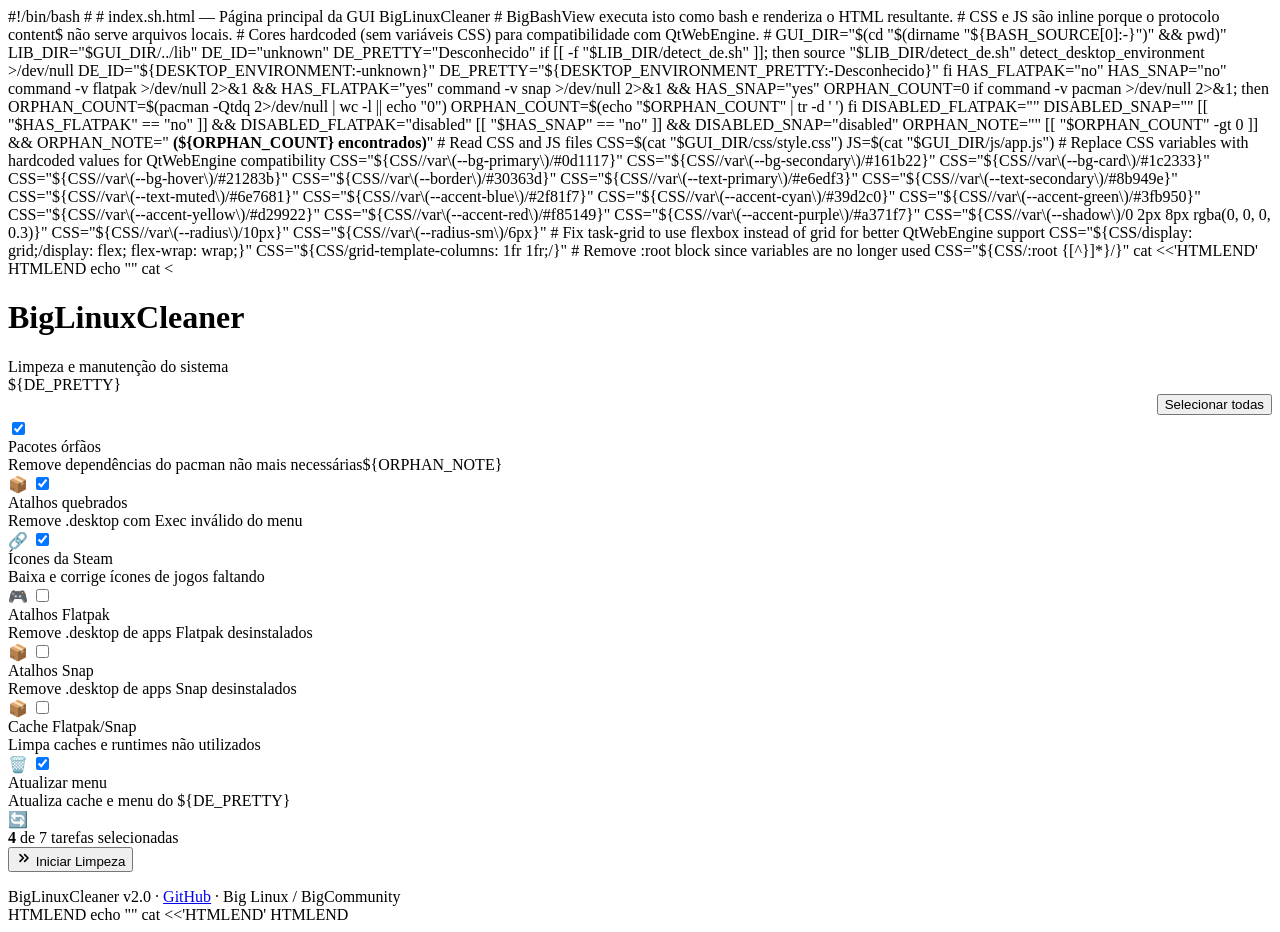
<file: gui/index.sh.html>
#!/bin/bash
#
# index.sh.html — Página principal da GUI BigLinuxCleaner
# BigBashView executa isto como bash e renderiza o HTML resultante.
# CSS e JS são inline porque o protocolo content$ não serve arquivos locais.
# Cores hardcoded (sem variáveis CSS) para compatibilidade com QtWebEngine.
#

GUI_DIR="$(cd "$(dirname "${BASH_SOURCE[0]:-}")" && pwd)"
LIB_DIR="$GUI_DIR/../lib"

DE_ID="unknown"
DE_PRETTY="Desconhecido"
if [[ -f "$LIB_DIR/detect_de.sh" ]]; then
    source "$LIB_DIR/detect_de.sh"
    detect_desktop_environment >/dev/null
    DE_ID="${DESKTOP_ENVIRONMENT:-unknown}"
    DE_PRETTY="${DESKTOP_ENVIRONMENT_PRETTY:-Desconhecido}"
fi

HAS_FLATPAK="no"
HAS_SNAP="no"
command -v flatpak >/dev/null 2>&1 && HAS_FLATPAK="yes"
command -v snap >/dev/null 2>&1 && HAS_SNAP="yes"

ORPHAN_COUNT=0
if command -v pacman >/dev/null 2>&1; then
    ORPHAN_COUNT=$(pacman -Qtdq 2>/dev/null | wc -l || echo "0")
    ORPHAN_COUNT=$(echo "$ORPHAN_COUNT" | tr -d ' ')
fi

DISABLED_FLATPAK=""
DISABLED_SNAP=""
[[ "$HAS_FLATPAK" == "no" ]] && DISABLED_FLATPAK="disabled"
[[ "$HAS_SNAP" == "no" ]] && DISABLED_SNAP="disabled"

ORPHAN_NOTE=""
[[ "$ORPHAN_COUNT" -gt 0 ]] && ORPHAN_NOTE=" <strong style=\"color:#d29922\">(${ORPHAN_COUNT} encontrados)</strong>"

# Read CSS and JS files
CSS=$(cat "$GUI_DIR/css/style.css")
JS=$(cat "$GUI_DIR/js/app.js")

# Replace CSS variables with hardcoded values for QtWebEngine compatibility
CSS="${CSS//var\(--bg-primary\)/#0d1117}"
CSS="${CSS//var\(--bg-secondary\)/#161b22}"
CSS="${CSS//var\(--bg-card\)/#1c2333}"
CSS="${CSS//var\(--bg-hover\)/#21283b}"
CSS="${CSS//var\(--border\)/#30363d}"
CSS="${CSS//var\(--text-primary\)/#e6edf3}"
CSS="${CSS//var\(--text-secondary\)/#8b949e}"
CSS="${CSS//var\(--text-muted\)/#6e7681}"
CSS="${CSS//var\(--accent-blue\)/#2f81f7}"
CSS="${CSS//var\(--accent-cyan\)/#39d2c0}"
CSS="${CSS//var\(--accent-green\)/#3fb950}"
CSS="${CSS//var\(--accent-yellow\)/#d29922}"
CSS="${CSS//var\(--accent-red\)/#f85149}"
CSS="${CSS//var\(--accent-purple\)/#a371f7}"
CSS="${CSS//var\(--shadow\)/0 2px 8px rgba(0, 0, 0, 0.3)}"
CSS="${CSS//var\(--radius\)/10px}"
CSS="${CSS//var\(--radius-sm\)/6px}"

# Fix task-grid to use flexbox instead of grid for better QtWebEngine support
CSS="${CSS/display: grid;/display: flex; flex-wrap: wrap;}"
CSS="${CSS/grid-template-columns: 1fr 1fr;/}"

# Remove :root block since variables are no longer used
CSS="${CSS/:root {[^}]*}/}"

cat <<'HTMLEND'
<!DOCTYPE html>
<html lang="pt-BR">
<head>
<meta charset="UTF-8">
<meta name="viewport" content="width=device-width, initial-scale=1.0">
<title>BigLinuxCleaner</title>
HTMLEND

echo "<style>"
echo "$CSS"
echo "</style>"

cat <<HTMLEND
</head>
<body>
<header class="app-header">
    <div class="title-group">
        <h1>BigLinuxCleaner</h1>
        <div class="subtitle">Limpeza e manutenção do sistema</div>
    </div>
    <div class="de-badge"><span class="dot"></span>${DE_PRETTY}</div>
</header>
<main class="app-content">
    <form id="cleanup-form" action="/execute\$./run_cleanup.sh" method="POST" onsubmit="return handleSubmit(this)">
        <div style="display:flex;justify-content:flex-end;margin-bottom:4px;">
            <button type="button" class="btn-select-all" id="btn-select-all">Selecionar todas</button>
        </div>
        <div class="section">
            <div class="task-grid">
                <label class="task-card selected" for="task-orphans">
                    <input type="checkbox" name="task_orphans" id="task-orphans" value="1" checked>
                    <span class="task-check"></span>
                    <div class="task-info">
                        <div class="task-name">Pacotes órfãos</div>
                        <div class="task-desc">Remove dependências do pacman não mais necessárias${ORPHAN_NOTE}</div>
                    </div>
                    <span class="task-icon">📦</span>
                </label>
                <label class="task-card selected" for="task-shortcuts">
                    <input type="checkbox" name="task_shortcuts" id="task-shortcuts" value="1" checked>
                    <span class="task-check"></span>
                    <div class="task-info">
                        <div class="task-name">Atalhos quebrados</div>
                        <div class="task-desc">Remove .desktop com Exec inválido do menu</div>
                    </div>
                    <span class="task-icon">🔗</span>
                </label>
                <label class="task-card selected" for="task-steam">
                    <input type="checkbox" name="task_steam" id="task-steam" value="1" checked>
                    <span class="task-check"></span>
                    <div class="task-info">
                        <div class="task-name">Ícones da Steam</div>
                        <div class="task-desc">Baixa e corrige ícones de jogos faltando</div>
                    </div>
                    <span class="task-icon">🎮</span>
                </label>
                <label class="task-card" for="task-flatpak-orphan">
                    <input type="checkbox" name="task_flatpak_orphan" id="task-flatpak-orphan" value="1" ${DISABLED_FLATPAK}>
                    <span class="task-check"></span>
                    <div class="task-info">
                        <div class="task-name">Atalhos Flatpak</div>
                        <div class="task-desc">Remove .desktop de apps Flatpak desinstalados</div>
                    </div>
                    <span class="task-icon">📦</span>
                </label>
                <label class="task-card" for="task-snap-orphan">
                    <input type="checkbox" name="task_snap_orphan" id="task-snap-orphan" value="1" ${DISABLED_SNAP}>
                    <span class="task-check"></span>
                    <div class="task-info">
                        <div class="task-name">Atalhos Snap</div>
                        <div class="task-desc">Remove .desktop de apps Snap desinstalados</div>
                    </div>
                    <span class="task-icon">📦</span>
                </label>
                <label class="task-card" for="task-cache">
                    <input type="checkbox" name="task_cache" id="task-cache" value="1">
                    <span class="task-check"></span>
                    <div class="task-info">
                        <div class="task-name">Cache Flatpak/Snap</div>
                        <div class="task-desc">Limpa caches e runtimes não utilizados</div>
                    </div>
                    <span class="task-icon">🗑️</span>
                </label>
                <label class="task-card selected" for="task-refresh">
                    <input type="checkbox" name="task_refresh" id="task-refresh" value="1" checked>
                    <span class="task-check"></span>
                    <div class="task-info">
                        <div class="task-name">Atualizar menu</div>
                        <div class="task-desc">Atualiza cache e menu do ${DE_PRETTY}</div>
                    </div>
                    <span class="task-icon">🔄</span>
                </label>
            </div>
        </div>
        <div class="action-bar">
            <div class="task-count" id="task-count"><strong>4</strong> de 7 tarefas selecionadas</div>
            <button type="submit" class="btn btn-primary" id="btn-run">
                <svg width="16" height="16" viewBox="0 0 24 24" fill="none" stroke="currentColor" stroke-width="2.5" stroke-linecap="round" stroke-linejoin="round"><polyline points="13 17 18 12 13 7"></polyline><polyline points="6 17 11 12 6 7"></polyline></svg>
                Iniciar Limpeza
            </button>
        </div>
    </form>
</main>
<footer class="app-footer">
    BigLinuxCleaner v2.0 · <a href="https://github.com/zonaro/BigLinuxCleaner" target="_blank">GitHub</a> · Big Linux / BigCommunity
</footer>
HTMLEND

echo "<script>"
echo "$JS"
echo "</script>"

cat <<'HTMLEND'
</body>
</html>
HTMLEND
</file>
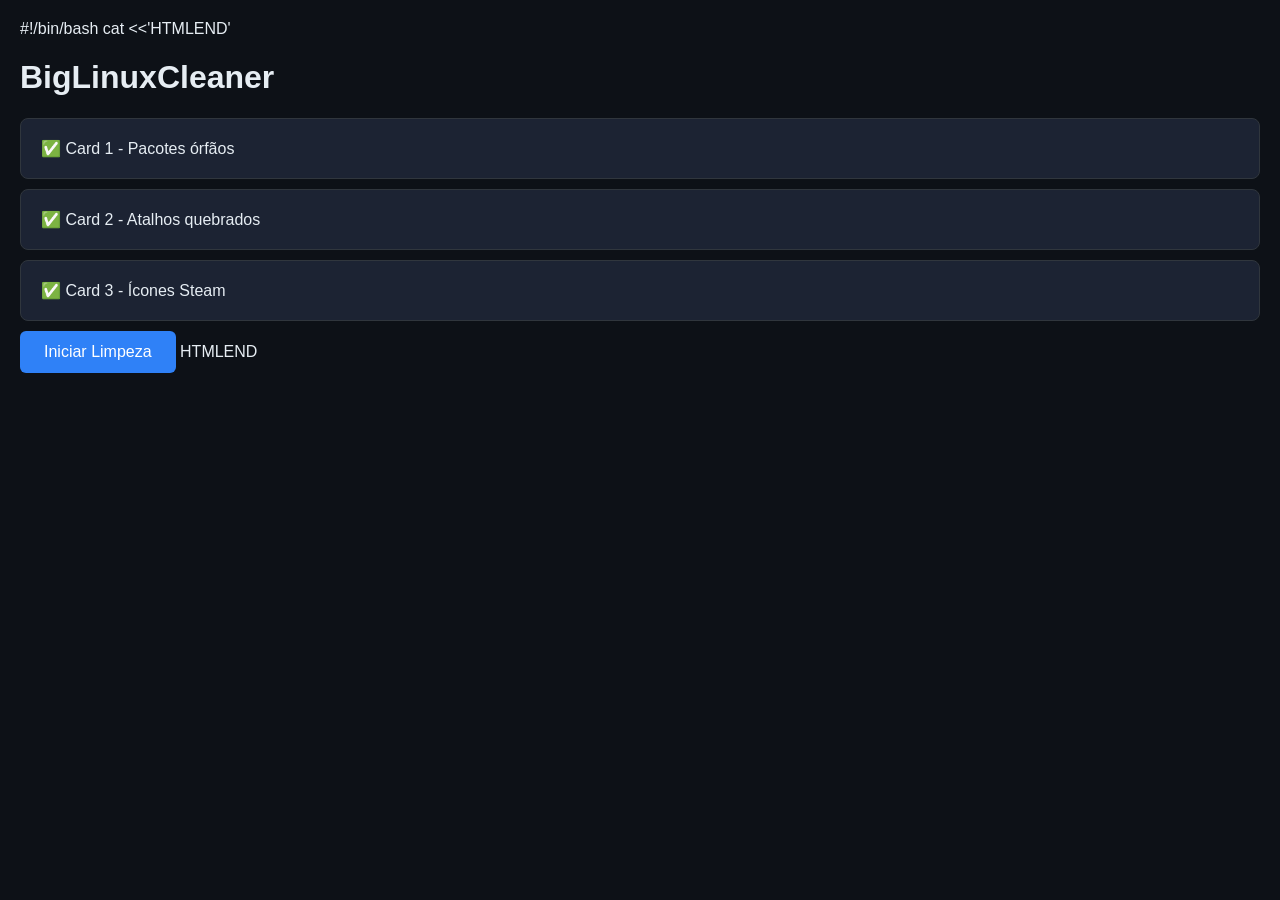
<file: gui/index_minimal.sh.html>
#!/bin/bash
cat <<'HTMLEND'
<!DOCTYPE html>
<html lang="pt-BR">
<head>
<meta charset="UTF-8">
<meta name="viewport" content="width=device-width, initial-scale=1.0">
<title>BigLinuxCleaner</title>
<style>
body { background: #0d1117; color: #e6edf3; font-family: sans-serif; padding: 20px; margin: 0; }
.card { background: #1c2333; border: 1px solid #30363d; padding: 20px; margin: 10px 0; border-radius: 8px; }
.btn { background: #2f81f7; color: white; border: none; padding: 12px 24px; border-radius: 6px; cursor: pointer; font-size: 16px; }
</style>
</head>
<body>
<h1>BigLinuxCleaner</h1>
<div class="card">✅ Card 1 - Pacotes órfãos</div>
<div class="card">✅ Card 2 - Atalhos quebrados</div>
<div class="card">✅ Card 3 - Ícones Steam</div>
<button class="btn">Iniciar Limpeza</button>
</body>
</html>
HTMLEND
</file>
<file: docs/css/style.css>
/* ==========================================================================
   BigLinuxCleaner — Site (visual inspirado em biglinux.com.br)
   Tema dark navy + azul/ciano (paleta oficial do Big Linux)
   ========================================================================== */

:root {
    --bg-0: #0a0f1d;
    --bg-1: #0e1526;
    --bg-2: #121a2e;
    --bg-3: #171b26;
    --panel: #101830;
    --card: #121a30;
    --card-hover: #16223f;
    --border: #22304f;
    --border-soft: rgba(46, 163, 242, 0.18);

    --blue-deep: #0c3c8f;
    --blue: #2ea3f2;
    --blue-2: #0693e3;
    --cyan: #11b4f0;
    --teal: #09e1c0;
    --grad: linear-gradient(135deg, #0c3c8f 0%, #0f6fd6 55%, #11b4f0 100%);
    --grad-soft: linear-gradient(135deg, rgba(12, 60, 143, 0.35), rgba(17, 180, 240, 0.18));

    --text: #e8eefc;
    --text-dim: #a9b6d2;
    --text-mute: #74819f;
    --white: #ffffff;

    --radius: 18px;
    --radius-sm: 12px;
    --shadow: 0 18px 50px rgba(0, 0, 0, 0.45);
    --glow: 0 0 42px rgba(17, 180, 240, 0.35);

    --font: "Inter", "Segoe UI", system-ui, -apple-system, Roboto, "Helvetica Neue", Arial, sans-serif;
    --mono: "JetBrains Mono", "Fira Code", "Cascadia Code", "Ubuntu Mono", Consolas, monospace;
}

* {
    margin: 0;
    padding: 0;
    box-sizing: border-box;
}

html {
    scroll-behavior: smooth;
    scroll-padding-top: 84px;
}

body {
    font-family: var(--font);
    background: var(--bg-0);
    color: var(--text);
    line-height: 1.6;
    -webkit-font-smoothing: antialiased;
    overflow-x: hidden;
}

img {
    max-width: 100%;
    display: block;
}

a {
    color: var(--cyan);
    text-decoration: none;
}

a:hover {
    text-decoration: underline;
}

::selection {
    background: rgba(17, 180, 240, 0.35);
    color: #fff;
}

.container {
    width: min(1120px, 92%);
    margin-inline: auto;
}

section {
    position: relative;
}

/* ==========================================================================
   Barra de navegação
   ========================================================================== */
.nav {
    position: sticky;
    top: 0;
    z-index: 100;
    background: rgba(10, 15, 29, 0.82);
    -webkit-backdrop-filter: blur(14px);
    backdrop-filter: blur(14px);
    border-bottom: 1px solid var(--border);
}

.nav__inner {
    display: flex;
    align-items: center;
    justify-content: space-between;
    gap: 16px;
    padding: 12px 0;
}

.nav__brand {
    display: flex;
    align-items: center;
    gap: 12px;
    font-weight: 800;
    font-size: 1.05rem;
    color: var(--white);
    text-decoration: none;
    letter-spacing: 0.2px;
}

.nav__brand:hover {
    text-decoration: none;
}

.nav__logo {
    width: 40px;
    height: 40px;
    border-radius: 11px;
    box-shadow: 0 4px 16px rgba(12, 60, 143, 0.5);
}

.nav__brand em {
    font-style: normal;
    color: var(--cyan);
}

.nav__links {
    display: flex;
    align-items: center;
    gap: 22px;
    list-style: none;
}

.nav__links a {
    color: var(--text-dim);
    font-size: 0.95rem;
    font-weight: 500;
    text-decoration: none;
    transition: color 0.2s;
}

.nav__links a:hover {
    color: var(--white);
}

.nav__cta {
    background: var(--grad);
    color: #fff !important;
    padding: 9px 18px;
    border-radius: 999px;
    font-weight: 700;
    font-size: 0.9rem;
    box-shadow: 0 6px 18px rgba(12, 60, 143, 0.55);
    transition: transform 0.2s, box-shadow 0.2s;
}

.nav__cta:hover {
    transform: translateY(-2px);
    box-shadow: 0 8px 24px rgba(17, 180, 240, 0.5);
}

.nav__toggle {
    display: none;
}

.lang__wrap {
    display: inline-flex;
    align-items: center;
    gap: 7px;
}

.lang__icon {
    color: var(--text-dim);
    flex-shrink: 0;
}

.lang__select {
    background: rgba(255, 255, 255, 0.06);
    border: 1px solid var(--border);
    color: var(--text);
    font-family: var(--font);
    font-size: 0.88rem;
    font-weight: 600;
    padding: 8px 12px;
    border-radius: 999px;
    cursor: pointer;
    outline: none;
    transition: border-color 0.2s;
    appearance: none;
    -webkit-appearance: none;
    padding-right: 28px;
    background-image: url("data:image/svg+xml;charset=utf-8,%3Csvg xmlns='http://www.w3.org/2000/svg' width='10' height='6' viewBox='0 0 10 6'%3E%3Cpath fill='%238b9cc0' d='M0 0l5 6 5-6z'/%3E%3C/svg%3E");
    background-repeat: no-repeat;
    background-position: right 12px center;
}

.lang__select:hover {
    border-color: var(--cyan);
}

.lang__select:focus-visible {
    border-color: var(--cyan);
    box-shadow: 0 0 0 3px rgba(17, 180, 240, 0.25);
}

.lang__select option {
    background: var(--bg-2);
    color: var(--text);
}

.sr-only {
    position: absolute;
    width: 1px;
    height: 1px;
    padding: 0;
    margin: -1px;
    overflow: hidden;
    clip: rect(0 0 0 0);
    white-space: nowrap;
    border: 0;
}

/* ==========================================================================
   Hero
   ========================================================================== */
.hero {
    position: relative;
    overflow: hidden;
    padding: 92px 0 0;
    background:
        radial-gradient(900px 480px at 82% -10%, rgba(17, 180, 240, 0.22), transparent 60%),
        radial-gradient(700px 420px at 8% 18%, rgba(12, 60, 143, 0.55), transparent 60%),
        linear-gradient(180deg, #0a1024 0%, #0a0f1d 100%);
}

.hero__glow {
    position: absolute;
    top: -120px;
    right: -80px;
    width: 480px;
    height: 480px;
    opacity: 0.5;
    pointer-events: none;
}

.hero__inner {
    display: grid;
    grid-template-columns: 1.1fr 0.9fr;
    gap: 48px;
    align-items: center;
    padding-bottom: 96px;
    position: relative;
    z-index: 2;
}

.hero__badge {
    display: inline-flex;
    align-items: center;
    gap: 8px;
    background: rgba(17, 180, 240, 0.12);
    border: 1px solid rgba(17, 180, 240, 0.35);
    color: var(--cyan);
    font-size: 0.82rem;
    font-weight: 700;
    letter-spacing: 0.6px;
    text-transform: uppercase;
    padding: 7px 14px;
    border-radius: 999px;
    margin-bottom: 22px;
}

.hero__badge::before {
    content: "";
    width: 8px;
    height: 8px;
    border-radius: 50%;
    background: var(--teal);
    box-shadow: 0 0 12px var(--teal);
}

.hero h1 {
    font-size: clamp(2.1rem, 5vw, 3.4rem);
    line-height: 1.12;
    font-weight: 800;
    letter-spacing: -0.5px;
    margin-bottom: 18px;
}

.hero h1 .grad {
    background: var(--grad);
    -webkit-background-clip: text;
    background-clip: text;
    color: transparent;
}

.hero p.lead {
    color: var(--text-dim);
    font-size: 1.12rem;
    max-width: 34rem;
    margin-bottom: 30px;
}

.hero__ctas {
    display: flex;
    flex-wrap: wrap;
    gap: 14px;
    margin-bottom: 14px;
}

.btn {
    display: inline-flex;
    align-items: center;
    gap: 10px;
    font-weight: 700;
    font-size: 1rem;
    padding: 15px 26px;
    border-radius: 999px;
    border: none;
    cursor: pointer;
    text-decoration: none;
    transition: transform 0.2s, box-shadow 0.2s, background 0.2s;
    font-family: var(--font);
}

.btn:hover {
    text-decoration: none;
    transform: translateY(-3px);
}

.btn--primary {
    background: var(--grad);
    color: #fff;
    box-shadow: 0 10px 30px rgba(12, 60, 143, 0.6), var(--glow);
}

.btn--primary:hover {
    box-shadow: 0 14px 38px rgba(17, 180, 240, 0.55);
}

.btn--ghost {
    background: transparent;
    color: var(--white);
    border: 1px solid var(--border);
}

.btn--ghost:hover {
    border-color: var(--cyan);
    background: rgba(17, 180, 240, 0.08);
}

.btn--sm {
    padding: 10px 18px;
    font-size: 0.9rem;
}

.hero__note {
    color: var(--text-mute);
    font-size: 0.86rem;
}

/* Terminal */
.term {
    background: #0a0f1c;
    border: 1px solid var(--border);
    border-radius: var(--radius);
    box-shadow: var(--shadow);
    overflow: hidden;
}

.term__bar {
    display: flex;
    align-items: center;
    gap: 8px;
    padding: 13px 16px;
    background: rgba(255, 255, 255, 0.03);
    border-bottom: 1px solid var(--border);
}

.term__dot {
    width: 12px;
    height: 12px;
    border-radius: 50%;
}

.term__dot--r {
    background: #ff5f57;
}

.term__dot--y {
    background: #febc2e;
}

.term__dot--g {
    background: #28c840;
}

.term__title {
    margin-left: 8px;
    font-family: var(--mono);
    font-size: 0.78rem;
    color: var(--text-mute);
}

.term__body {
    padding: 20px 22px;
    font-family: var(--mono);
    font-size: 0.84rem;
    line-height: 1.75;
    color: #cfe6ff;
    white-space: pre-wrap;
    word-break: break-word;
}

.term__body .pr {
    color: var(--teal);
}

.term__body .cmd {
    color: var(--white);
    font-weight: 600;
}

.term__body .ok {
    color: var(--teal);
}

.term__body .warn {
    color: #ffce7a;
}

.term__body .info {
    color: var(--blue);
}

.term__body .dim {
    color: var(--text-mute);
}

.term__cursor {
    display: inline-block;
    width: 9px;
    height: 16px;
    background: var(--cyan);
    vertical-align: text-bottom;
    animation: blink 1s steps(1) infinite;
    margin-left: 2px;
}

@keyframes blink {
    50% {
        opacity: 0;
    }
}

/* Divisor de seção (onda, como no site BigLinux) */
.divider {
    position: absolute;
    left: 0;
    right: 0;
    bottom: -1px;
    z-index: 1;
}

.divider svg {
    display: block;
    width: 100%;
    height: 70px;
}

.divider--top {
    bottom: auto;
    top: -1px;
    transform: scaleY(-1);
}

/* ==========================================================================
   Seções genéricas
   ========================================================================== */
.section {
    padding: 96px 0;
}

.section--alt {
    background: var(--bg-1);
}

.section--card {
    background: var(--bg-3);
}

.section__head {
    text-align: center;
    max-width: 720px;
    margin: 0 auto 52px;
}

.section__kicker {
    color: var(--cyan);
    font-weight: 800;
    font-size: 0.82rem;
    text-transform: uppercase;
    letter-spacing: 2px;
    margin-bottom: 12px;
}

.section h2 {
    font-size: clamp(1.7rem, 3.6vw, 2.5rem);
    font-weight: 800;
    letter-spacing: -0.4px;
    line-height: 1.2;
    margin-bottom: 14px;
}

.section h2 .grad {
    background: var(--grad);
    -webkit-background-clip: text;
    background-clip: text;
    color: transparent;
}

.section__sub {
    color: var(--text-dim);
    font-size: 1.06rem;
}

/* Grid de cards de recursos */
.grid {
    display: grid;
    grid-template-columns: repeat(2, 1fr);
    gap: 22px;
}

.card {
    background: linear-gradient(180deg, var(--card), var(--bg-2));
    border: 1px solid var(--border);
    border-radius: var(--radius);
    padding: 28px 26px;
    transition: transform 0.25s, border-color 0.25s, box-shadow 0.25s;
}

.card:hover {
    transform: translateY(-6px);
    border-color: var(--border-soft);
    box-shadow: 0 16px 40px rgba(0, 0, 0, 0.4);
}

.card__icon {
    width: 54px;
    height: 54px;
    border-radius: 15px;
    display: grid;
    place-items: center;
    background: var(--grad-soft);
    border: 1px solid var(--border-soft);
    margin-bottom: 18px;
    color: var(--cyan);
}

.card h3 {
    font-size: 1.12rem;
    font-weight: 700;
    margin-bottom: 8px;
}

.card p {
    color: var(--text-dim);
    font-size: 0.95rem;
}

/* ==========================================================================
   Comandos / blocos de código
   ========================================================================== */
.cmd-block {
    max-width: 860px;
    margin-inline: auto;
}

.cmd-block+.cmd-block {
    margin-top: 56px;
}

.cmd-block__title {
    display: flex;
    align-items: center;
    gap: 10px;
    font-size: 1.05rem;
    font-weight: 700;
    margin-bottom: 10px;
}

.cmd-block__title svg {
    color: var(--cyan);
    flex: none;
}

.cmd-block__desc {
    color: var(--text-dim);
    font-size: 0.97rem;
    margin-bottom: 16px;
}

.code {
    position: relative;
    background: #0a0f1c;
    border: 1px solid var(--border);
    border-radius: var(--radius-sm);
    overflow: hidden;
}

.code pre {
    font-family: var(--mono);
    font-size: 0.9rem;
    color: #d7ecff;
    padding: 20px 22px;
    overflow-x: auto;
    line-height: 1.6;
}

.code pre .c {
    color: var(--text-mute);
}

.code pre .p {
    color: var(--teal);
}

.code .copy {
    position: absolute;
    top: 12px;
    right: 12px;
    display: inline-flex;
    align-items: center;
    gap: 6px;
    background: rgba(255, 255, 255, 0.06);
    border: 1px solid var(--border);
    color: var(--text-dim);
    font-family: var(--font);
    font-size: 0.8rem;
    font-weight: 600;
    padding: 6px 12px;
    border-radius: 8px;
    cursor: pointer;
    transition: background 0.2s, color 0.2s;
}

.code .copy:hover {
    background: rgba(17, 180, 240, 0.15);
    color: var(--white);
}

.code .copy.copied {
    background: rgba(9, 225, 192, 0.18);
    color: var(--teal);
    border-color: rgba(9, 225, 192, 0.5);
}

/* Passos da instalação */
.steps {
    display: grid;
    grid-template-columns: repeat(auto-fit, minmax(240px, 1fr));
    gap: 22px;
    counter-reset: step;
}

.step {
    background: var(--card);
    border: 1px solid var(--border);
    border-radius: var(--radius);
    padding: 26px;
    position: relative;
}

.step__num {
    counter-increment: step;
    width: 42px;
    height: 42px;
    border-radius: 12px;
    display: grid;
    place-items: center;
    background: var(--grad);
    color: #fff;
    font-weight: 800;
    font-size: 1.05rem;
    margin-bottom: 16px;
    box-shadow: 0 6px 18px rgba(12, 60, 143, 0.55);
}

.step__num::before {
    content: counter(step);
}

.step h3 {
    font-size: 1.05rem;
    font-weight: 700;
    margin-bottom: 8px;
}

.step p {
    color: var(--text-dim);
    font-size: 0.94rem;
}

.step .mini-code {
    margin-top: 14px;
    background: #0a0f1c;
    border: 1px solid var(--border);
    border-radius: 8px;
    font-family: var(--mono);
    font-size: 0.8rem;
    color: var(--teal);
    padding: 10px 12px;
    word-break: break-all;
}

/* Aviso */
.alert {
    display: flex;
    gap: 14px;
    align-items: flex-start;
    background: rgba(254, 188, 46, 0.08);
    border: 1px solid rgba(254, 188, 46, 0.35);
    border-radius: var(--radius-sm);
    padding: 18px 20px;
    color: #ffe3a8;
    font-size: 0.94rem;
    max-width: 860px;
    margin: 26px auto 0;
}

.alert svg {
    flex: none;
    margin-top: 2px;
}

/* ==========================================================================
   FAQ
   ========================================================================== */
.faq {
    max-width: 780px;
    margin-inline: auto;
}

.faq__item {
    background: var(--card);
    border: 1px solid var(--border);
    border-radius: var(--radius-sm);
    margin-bottom: 14px;
    overflow: hidden;
    transition: border-color 0.2s;
}

.faq__item[open] {
    border-color: var(--border-soft);
}

.faq__item summary {
    list-style: none;
    cursor: pointer;
    padding: 20px 22px;
    font-weight: 700;
    font-size: 1rem;
    display: flex;
    align-items: center;
    justify-content: space-between;
    gap: 14px;
    user-select: none;
}

.faq__item summary::-webkit-details-marker {
    display: none;
}

.faq__item summary::after {
    content: "";
    flex: none;
    width: 11px;
    height: 11px;
    border-right: 2px solid var(--cyan);
    border-bottom: 2px solid var(--cyan);
    transform: rotate(45deg);
    transition: transform 0.25s;
}

.faq__item[open] summary::after {
    transform: rotate(-135deg);
}

.faq__item .faq__body {
    padding: 0 22px 20px;
    color: var(--text-dim);
    font-size: 0.95rem;
}

/* ==========================================================================
   Rodapé
   ========================================================================== */
.footer {
    background: #070b16;
    border-top: 1px solid var(--border);
    padding: 70px 0 40px;
    position: relative;
    overflow: hidden;
}

.footer__cta {
    text-align: center;
    margin-bottom: 46px;
}

.footer__cta .logo-big {
    width: 110px;
    height: 110px;
    border-radius: 30px;
    margin: 0 auto 22px;
    box-shadow: 0 0 60px rgba(17, 180, 240, 0.35);
}

.footer__cta h2 {
    font-size: clamp(1.6rem, 3.4vw, 2.3rem);
    font-weight: 800;
    letter-spacing: -0.4px;
    margin-bottom: 10px;
}

.footer__cta h2 .grad {
    background: var(--grad);
    -webkit-background-clip: text;
    background-clip: text;
    color: transparent;
}

.footer__cta p {
    color: var(--text-dim);
    margin-bottom: 24px;
}

.footer__cols {
    display: grid;
    grid-template-columns: repeat(auto-fit, minmax(180px, 1fr));
    gap: 30px;
    padding: 36px 0;
    border-top: 1px solid var(--border);
}

.footer h4 {
    font-size: 0.8rem;
    text-transform: uppercase;
    letter-spacing: 1.5px;
    color: var(--text-mute);
    margin-bottom: 14px;
}

.footer ul {
    list-style: none;
}

.footer ul li {
    margin-bottom: 9px;
}

.footer ul a {
    color: var(--text-dim);
    font-size: 0.92rem;
}

.footer ul a:hover {
    color: var(--white);
}

.footer__brand {
    color: var(--text-mute);
    font-size: 0.9rem;
    max-width: 260px;
}

.footer__bottom {
    border-top: 1px solid var(--border);
    padding-top: 24px;
    display: flex;
    flex-wrap: wrap;
    gap: 12px;
    align-items: center;
    justify-content: space-between;
    color: var(--text-mute);
    font-size: 0.85rem;
}

.footer__disclaimer {
    background: rgba(17, 180, 240, 0.06);
    border: 1px solid rgba(17, 180, 240, 0.18);
    border-radius: var(--radius-sm);
    padding: 14px 18px;
    color: var(--text-mute);
    font-size: 0.82rem;
    max-width: 860px;
    margin: 0 auto 46px;
    text-align: center;
}

/* ==========================================================================
   Animações (reveal)
   ========================================================================== */
.reveal {
    opacity: 0;
    transform: translateY(26px);
    transition: opacity 0.7s ease, transform 0.7s ease;
}

.reveal.is-visible {
    opacity: 1;
    transform: none;
}

.hero__inner .reveal {
    transition-delay: 0.05s;
}

/* ==========================================================================
   Responsivo
   ========================================================================== */
@media (max-width: 900px) {
    .hero__inner {
        grid-template-columns: 1fr;
        gap: 40px;
        padding-bottom: 80px;
    }

    .grid {
        grid-template-columns: 1fr;
    }

    .section {
        padding: 70px 0;
    }

    .nav__links {
        position: fixed;
        inset: 0;
        background: rgba(8, 12, 24, 0.98);
        flex-direction: column;
        justify-content: center;
        gap: 28px;
        font-size: 1.2rem;
        transform: translateX(100%);
        transition: transform 0.3s ease;
        z-index: 99;
    }

    .nav__links.is-open {
        transform: translateX(0);
    }

    .nav__toggle {
        display: flex;
        flex-direction: column;
        gap: 5px;
        background: none;
        border: none;
        cursor: pointer;
        padding: 8px;
        z-index: 100;
    }

    .nav__toggle span {
        width: 24px;
        height: 2px;
        background: var(--white);
        border-radius: 2px;
        transition: 0.3s;
    }

    .nav__toggle.is-open span:nth-child(1) {
        transform: translateY(7px) rotate(45deg);
    }

    .nav__toggle.is-open span:nth-child(2) {
        opacity: 0;
    }

    .nav__toggle.is-open span:nth-child(3) {
        transform: translateY(-7px) rotate(-45deg);
    }

    .lang__select {
        font-size: 1rem;
    }

    .lang__icon {
        display: none;
    }
}

@media (prefers-reduced-motion: reduce) {
    * {
        animation: none !important;
        transition: none !important;
    }

    .reveal {
        opacity: 1;
        transform: none;
    }

    html {
        scroll-behavior: auto;
    }
}
</file>
